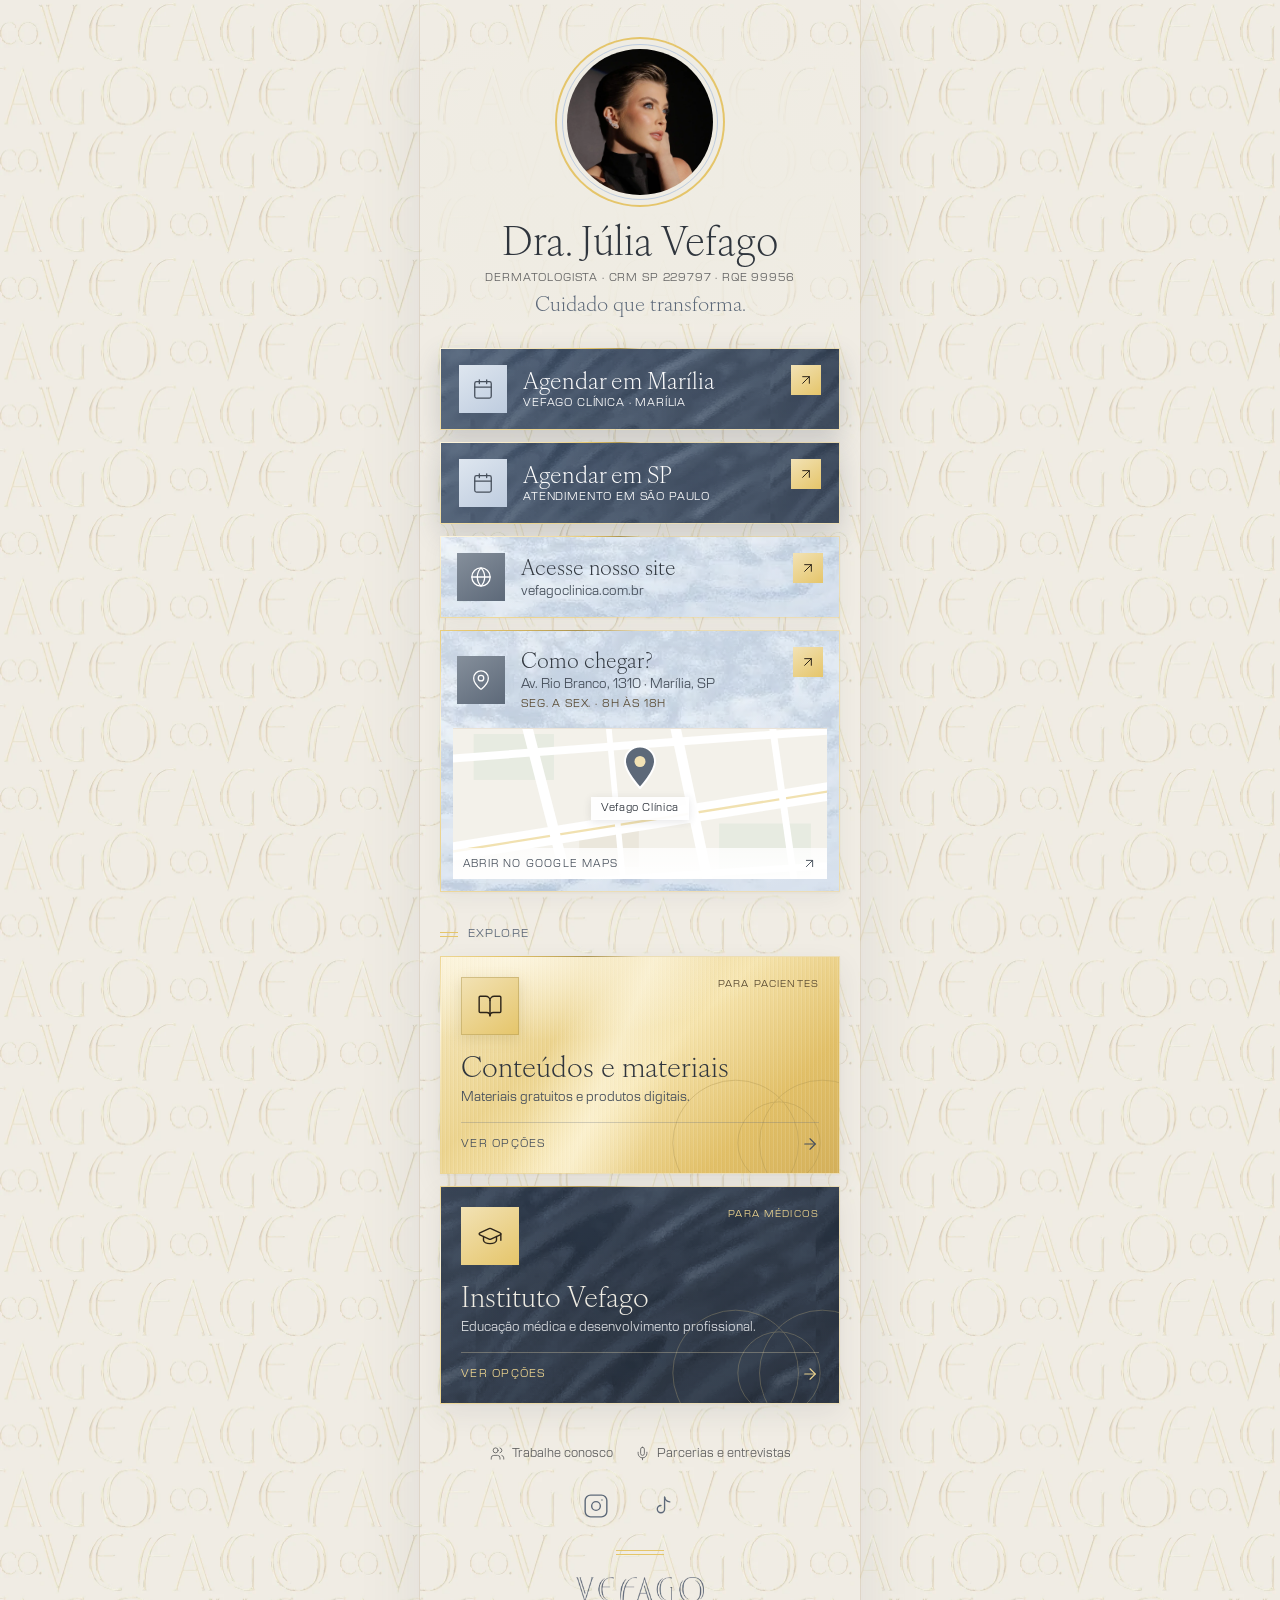
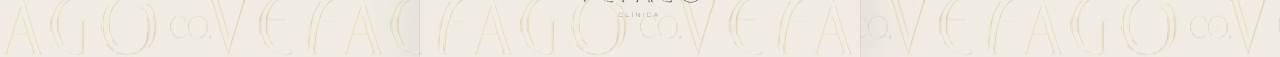
<file: index.html>
<!doctype html>
<html lang="pt-BR">
<head>
<meta charset="utf-8">
<meta name="viewport" content="width=device-width, initial-scale=1, viewport-fit=cover">
<title>Dra. Júlia Vefago · Dermatologista</title>
<meta name="description" content="Dra. Júlia Vefago, dermatologista em Marília e São Paulo. Agende sua consulta, acesse conteúdos e conheça o Instituto Vefago.">
<meta name="theme-color" content="#efece3">
<meta property="og:title" content="Dra. Júlia Vefago · Dermatologista">
<meta property="og:description" content="Dra. Júlia Vefago, dermatologista em Marília e São Paulo. Agende sua consulta, acesse conteúdos e conheça o Instituto Vefago.">
<meta property="og:image" content="/assets/dra-julia-vefago.webp">
<meta property="og:type" content="website">
<meta property="og:locale" content="pt_BR">
<link rel="icon" href="/assets/dra-julia-vefago.webp">
<link rel="preload" href="/assets/fonts/IvyOraText-Light.woff" as="font" type="font/woff" crossorigin>
<link rel="stylesheet" href="/assets/tokens.css">
<style>

@font-face{font-family:"IvyOra Text";src:url(/assets/fonts/IvyOraText-Light.woff) format("woff");font-weight:100 900;font-style:normal;font-display:swap}
@font-face{font-family:"New Science";src:url(/assets/fonts/NewScience-Thin.woff) format("woff");font-weight:100;font-style:normal;font-display:swap}
@font-face{font-family:"New Science";src:url(/assets/fonts/NewScience-Light.woff) format("woff");font-weight:300;font-style:normal;font-display:swap}
@font-face{font-family:"New Science";src:url(/assets/fonts/NewScience-Regular.woff) format("woff");font-weight:400;font-style:normal;font-display:swap}
@property --vf-a{syntax:"<angle>";inherits:false;initial-value:0deg}
@keyframes vf-spin{to{--vf-a:360deg}}
body{margin:0;background:#efece3;-webkit-font-smoothing:antialiased;font-synthesis:none}
a{color:#5d6979}a:hover{color:#464f5b}
.vf-wall{background-image:url(/assets/wallpaper.webp);background-repeat:repeat;background-size:340px auto;background-position:center top}
.vf-link{border:1.5px solid transparent;background:linear-gradient(160deg,#eff2f7 0%,#dee6ef 45%,#bdccdf 100%) padding-box,conic-gradient(from var(--vf-a),rgba(195,173,137,0) 0deg,rgba(195,173,137,0) 265deg,#ecd48f 295deg,#e5c56a 318deg,#ac9450 334deg,#5d6979 352deg,rgba(195,173,137,0) 360deg) border-box,linear-gradient(#d7c8b1,#d7c8b1) border-box;animation:vf-spin 6s linear infinite;transition:transform .2s ease,box-shadow .25s ease}
.vf-link:nth-of-type(3n){animation-delay:-2s}
.vf-link:nth-of-type(3n+1){animation-delay:-4s}
.vf-link:hover{transform:translateY(-1px);box-shadow:0 12px 28px rgba(70,79,91,.14)}
.vf-icon{display:flex;align-items:center;justify-content:center;width:44px;height:44px;color:#5d6979;transition:color .2s ease,transform .2s ease}
.vf-icon:hover{color:#5d6979;transform:translateY(-1px)}
.vf-hub{border:1.5px solid transparent;background:linear-gradient(165deg,#f9f1da 0%,#f2e2b5 50%,#ecd48f 100%) padding-box,conic-gradient(from var(--vf-a),rgba(195,173,137,0) 0deg,rgba(195,173,137,0) 265deg,#ecd48f 295deg,#e5c56a 318deg,#ac9450 334deg,#5d6979 352deg,rgba(195,173,137,0) 360deg) border-box,linear-gradient(#c3ad89,#c3ad89) border-box;animation:vf-spin 6s linear infinite;box-shadow:0 1px 2px rgba(47,53,61,.04),0 10px 26px rgba(47,53,61,.08);transition:transform .25s ease,box-shadow .25s ease}
.vf-hub-dark{background:linear-gradient(160deg,#464f5b 0%,#2f353d 100%) padding-box,conic-gradient(from var(--vf-a),rgba(242,226,181,0) 0deg,rgba(242,226,181,0) 200deg,#e5c56a 255deg,#f9f1da 282deg,#bdccdf 315deg,rgba(242,226,181,0) 355deg) border-box,linear-gradient(#2f353d,#2f353d) border-box;animation-delay:-3s}
.vf-hub:hover{transform:translateY(-2px);box-shadow:0 14px 32px rgba(47,53,61,.14)}
.vf-hub:active{transform:scale(.99)}
.vf-hub:focus-visible{outline:2px solid #5d6979;outline-offset:3px}
.vf-cta{border:1.5px solid transparent;background:linear-gradient(135deg,#5d6979 0%,#464f5b 100%) padding-box,conic-gradient(from var(--vf-a),rgba(229,197,106,.45) 0deg,rgba(229,197,106,.45) 180deg,#e5c56a 240deg,#f9f1da 268deg,#bdccdf 300deg,rgba(229,197,106,.45) 350deg) border-box;animation:vf-spin 6s linear infinite;box-shadow:0 10px 24px rgba(70,79,91,.22);transition:transform .2s ease,box-shadow .25s ease}
.vf-cta-2{animation-delay:-3s}
.vf-cta:hover{transform:translateY(-1px);box-shadow:0 14px 30px rgba(70,79,91,.28)}
.vf-link:active,.vf-cta:active{transform:scale(.99)}
.vf-link:focus-visible,.vf-cta:focus-visible,.vf-icon:focus-visible{outline:2px solid #5d6979;outline-offset:3px}
@media (prefers-reduced-motion:reduce){.vf-link,.vf-cta,.vf-hub{animation:none}}
/* borda dourada animada unificada + texturas */
.vf-link,.vf-hub,.vf-cta,.vf-back,.vf-back-dark,.vf-form{position:relative;isolation:isolate}
.vf-link{background:linear-gradient(160deg,#eff2f7 0%,#dee6ef 45%,#bdccdf 100%) padding-box,conic-gradient(from var(--vf-a),rgba(229,197,106,.38) 0deg,rgba(229,197,106,.38) 205deg,#ecd48f 250deg,#fbf3dc 282deg,#e5c56a 308deg,#ac9450 334deg,rgba(229,197,106,.38) 360deg) border-box}
.vf-hub{overflow:hidden;background:linear-gradient(135deg,#f7ebc6 0%,#ecd48f 32%,#f6e4ad 52%,#e2c068 78%,#d4b05a 100%) padding-box,conic-gradient(from var(--vf-a),rgba(229,197,106,.38) 0deg,rgba(229,197,106,.38) 205deg,#ecd48f 250deg,#fbf3dc 282deg,#e5c56a 308deg,#ac9450 334deg,rgba(229,197,106,.38) 360deg) border-box}
.vf-hub-dark{background:linear-gradient(160deg,#464f5b 0%,#2f353d 100%) padding-box,conic-gradient(from var(--vf-a),rgba(229,197,106,.38) 0deg,rgba(229,197,106,.38) 205deg,#ecd48f 250deg,#fbf3dc 282deg,#e5c56a 308deg,#ac9450 334deg,rgba(229,197,106,.38) 360deg) border-box}
.vf-cta{background:linear-gradient(135deg,#5d6979 0%,#464f5b 100%) padding-box,conic-gradient(from var(--vf-a),rgba(229,197,106,.38) 0deg,rgba(229,197,106,.38) 205deg,#ecd48f 250deg,#fbf3dc 282deg,#e5c56a 308deg,#ac9450 334deg,rgba(229,197,106,.38) 360deg) border-box}
.vf-back{background:linear-gradient(rgba(239,236,227,.92),rgba(239,236,227,.92)) padding-box,conic-gradient(from var(--vf-a),rgba(229,197,106,.38) 0deg,rgba(229,197,106,.38) 205deg,#ecd48f 250deg,#fbf3dc 282deg,#e5c56a 308deg,#ac9450 334deg,rgba(229,197,106,.38) 360deg) border-box}
.vf-back-dark{background:linear-gradient(#2f353d,#2f353d) padding-box,conic-gradient(from var(--vf-a),rgba(229,197,106,.38) 0deg,rgba(229,197,106,.38) 205deg,#ecd48f 250deg,#fbf3dc 282deg,#e5c56a 308deg,#ac9450 334deg,rgba(229,197,106,.38) 360deg) border-box}
.vf-form{background:linear-gradient(rgba(247,246,241,.95),rgba(247,246,241,.95)) padding-box,conic-gradient(from var(--vf-a),rgba(229,197,106,.38) 0deg,rgba(229,197,106,.38) 205deg,#ecd48f 250deg,#fbf3dc 282deg,#e5c56a 308deg,#ac9450 334deg,rgba(229,197,106,.38) 360deg) border-box}
.vf-link::before,.vf-hub::before,.vf-cta::before,.vf-form::before{content:"";position:absolute;inset:0;z-index:-1;pointer-events:none}
.vf-link::before{background:url(/assets/tex-water-light.webp) center/560px auto;opacity:.5}
.vf-cta::before{background:url(/assets/tex-ripple.webp) 30% 40%/300px auto;mix-blend-mode:soft-light;opacity:.62}
.vf-hub::before{background:radial-gradient(120% 70% at 18% 0%,rgba(255,251,238,.75) 0%,rgba(255,251,238,0) 55%),linear-gradient(112deg,rgba(255,255,255,0) 30%,rgba(255,250,232,.55) 44%,rgba(255,255,255,0) 58%),repeating-linear-gradient(90deg,rgba(255,255,255,.10) 0 1px,rgba(172,148,80,.06) 1px 2px,rgba(255,255,255,0) 2px 4px);opacity:1}
.vf-hub-dark::before{background:url(/assets/tex-ripple.webp) 60% 30%/340px auto;mix-blend-mode:soft-light;opacity:.6}
.vf-form::before{background:url(/assets/tex-lines.webp) center/300px auto;mix-blend-mode:multiply;opacity:.09}
.vf-hub::after{content:"";position:absolute;right:-70px;bottom:-46px;width:260px;height:152px;z-index:-1;pointer-events:none;background:url("data:image/svg+xml,%3Csvg xmlns='http://www.w3.org/2000/svg' viewBox='0 0 240 140'%3E%3Cg fill='none' stroke='%23ac9450' stroke-width='.8'%3E%3Ccircle cx='80' cy='70' r='58'/%3E%3Ccircle cx='160' cy='70' r='58'/%3E%3Ccircle cx='120' cy='70' r='38'/%3E%3C/g%3E%3C/svg%3E") center/contain no-repeat;opacity:.45}
.vf-hub-dark::after{background-image:url("data:image/svg+xml,%3Csvg xmlns='http://www.w3.org/2000/svg' viewBox='0 0 240 140'%3E%3Cg fill='none' stroke='%23ecd48f' stroke-width='.8'%3E%3Ccircle cx='80' cy='70' r='58'/%3E%3Ccircle cx='160' cy='70' r='58'/%3E%3Ccircle cx='120' cy='70' r='38'/%3E%3C/g%3E%3C/svg%3E");opacity:.28}

html{background:#efece3}
body{min-height:100vh;background-color:#efece3;background-image:url(/assets/wallpaper.webp);background-repeat:repeat;background-size:340px auto}
.vf-root{width:100%;max-width:440px;min-height:100vh;min-height:100dvh;margin:0 auto}
@media (min-width:480px){.vf-root{box-shadow:0 0 0 1px rgba(195,173,137,.25),0 24px 60px rgba(70,79,91,.10)}}
</style>
</head>
<body>
<div class="vf-wall vf-root" style=" box-sizing: border-box; background-color: var(--surface); color: var(--ink); font-family: var(--font-sans); display: flex; flex-direction: column; padding-bottom: 40px">

<header style="display: flex; flex-direction: column; align-items: center; text-align: center; padding-bottom: 8px; background: radial-gradient(ellipse 72% 60% at 50% 58%, rgba(239,236,227,.96) 0%, rgba(239,236,227,.85) 55%, rgba(239,236,227,0) 100%)">
<img src="/assets/dra-julia-vefago.webp" alt="Retrato da Dra. Júlia Vefago" style="width: 156px; height: 156px; margin-top: 44px; border-radius: 50%; object-fit: cover; padding: 4px; background: var(--surface); border: 1px solid var(--signature-blue); box-shadow: 0 0 0 5px var(--surface), 0 0 0 7px var(--gold-400); box-sizing: border-box">
<h1 style="margin: 18px 0 0; font-family: var(--font-display); font-size: 40px; line-height: 44px; font-weight: 400; letter-spacing: 0; color: var(--ink)">Dra. Júlia Vefago</h1>
<p style="margin: 8px 0 0; font-size: 10.5px; line-height: 16px; font-weight: 400; letter-spacing: 0.08em; text-transform: uppercase; color: var(--ink-muted)">Dermatologista · CRM SP 229797 · RQE 99956</p>
<p style="margin: 6px 0 0; font-family: var(--font-display); font-style: italic; font-weight: 400; font-size: 20px; line-height: 24px; color: var(--brand)">Cuidado que transforma.</p>
</header>

<main style="display: flex; flex-direction: column; gap: 12px; padding: 24px 20px 0">

<a class="vf-cta" href="https://link.holmescrm.com.br/consulta-marilia-vefago" style="display: flex; align-items: center; gap: 16px; padding: 16px 18px; min-height: 80px; box-sizing: border-box; border-radius: 0; color: var(--on-brand); text-decoration: none">
<span style="flex: none; width: 48px; height: 48px; display: flex; align-items: center; justify-content: center; border-radius: 0; background: linear-gradient(145deg, var(--blue-200) 0%, var(--signature-blue) 100%); color: var(--brand-strong)"><svg width="22" height="22" viewBox="0 0 24 24" fill="none" stroke="currentColor" stroke-width="1.4" stroke-linecap="round" stroke-linejoin="round" aria-hidden="true"><path d="M8 2v4"/><path d="M16 2v4"/><rect width="18" height="18" x="3" y="4" rx="2"/><path d="M3 10h18"/></svg></span>
<span style="flex: 1; min-width: 0; display: flex; flex-direction: column; gap: 3px"><span style="font-family: var(--font-display); font-size: 23px; line-height: 26px; font-weight: 500">Agendar em Marília</span><span style="font-size: 10.5px; line-height: 15px; font-weight: 400; letter-spacing: 0.08em; text-transform: uppercase">Vefago Clínica · Marília</span></span>
<span style="flex: none; align-self: flex-start; width: 30px; height: 30px; display: flex; align-items: center; justify-content: center; border-radius: 0; background: linear-gradient(145deg, var(--gold-200) 0%, var(--gold-400) 100%); color: var(--tan-700)"><svg width="16" height="16" viewBox="0 0 24 24" fill="none" stroke="currentColor" stroke-width="1.5" stroke-linecap="round" stroke-linejoin="round" aria-hidden="true"><path d="M7 7h10v10"/><path d="M7 17 17 7"/></svg></span>
</a>

<a class="vf-cta vf-cta-2" href="https://link.holmescrm.com.br/consulta-sp-vefago" style="display: flex; align-items: center; gap: 16px; padding: 16px 18px; min-height: 80px; box-sizing: border-box; border-radius: 0; color: var(--on-brand); text-decoration: none">
<span style="flex: none; width: 48px; height: 48px; display: flex; align-items: center; justify-content: center; border-radius: 0; background: linear-gradient(145deg, var(--blue-200) 0%, var(--signature-blue) 100%); color: var(--brand-strong)"><svg width="22" height="22" viewBox="0 0 24 24" fill="none" stroke="currentColor" stroke-width="1.4" stroke-linecap="round" stroke-linejoin="round" aria-hidden="true"><path d="M8 2v4"/><path d="M16 2v4"/><rect width="18" height="18" x="3" y="4" rx="2"/><path d="M3 10h18"/></svg></span>
<span style="flex: 1; min-width: 0; display: flex; flex-direction: column; gap: 3px"><span style="font-family: var(--font-display); font-size: 23px; line-height: 26px; font-weight: 500">Agendar em SP</span><span style="font-size: 10.5px; line-height: 15px; font-weight: 400; letter-spacing: 0.08em; text-transform: uppercase">Atendimento em São Paulo</span></span>
<span style="flex: none; align-self: flex-start; width: 30px; height: 30px; display: flex; align-items: center; justify-content: center; border-radius: 0; background: linear-gradient(145deg, var(--gold-200) 0%, var(--gold-400) 100%); color: var(--tan-700)"><svg width="16" height="16" viewBox="0 0 24 24" fill="none" stroke="currentColor" stroke-width="1.5" stroke-linecap="round" stroke-linejoin="round" aria-hidden="true"><path d="M7 7h10v10"/><path d="M7 17 17 7"/></svg></span>
</a>

<a class="vf-link" href="https://vefagoclinica.com.br/" target="_blank" rel="noopener noreferrer" style="display: flex; align-items: center; gap: 16px; padding: 16px; min-height: 80px; box-sizing: border-box; border-radius: 0; box-shadow: var(--shadow-card); color: var(--ink); text-decoration: none">
<span style="flex: none; width: 48px; height: 48px; display: flex; align-items: center; justify-content: center; border-radius: 0; background: linear-gradient(145deg, var(--slate-300) 0%, var(--slate-400) 100%); color: #ffffff"><svg width="22" height="22" viewBox="0 0 24 24" fill="none" stroke="currentColor" stroke-width="1.4" stroke-linecap="round" stroke-linejoin="round" aria-hidden="true"><circle cx="12" cy="12" r="10"/><path d="M12 2a14.5 14.5 0 0 0 0 20 14.5 14.5 0 0 0 0-20"/><path d="M2 12h20"/></svg></span>
<span style="flex: 1; min-width: 0; display: flex; flex-direction: column; gap: 2px"><span style="font-family: var(--font-display); font-size: 21px; line-height: 26px; font-weight: 500; color: var(--ink)">Acesse nosso site</span><span style="font-size: 12.5px; line-height: 18px; font-weight: 400; color: var(--brand-strong)">vefagoclinica.com.br</span></span>
<span style="flex: none; align-self: flex-start; width: 30px; height: 30px; display: flex; align-items: center; justify-content: center; border-radius: 0; background: linear-gradient(145deg, var(--gold-200) 0%, var(--gold-400) 100%); color: var(--tan-700)"><svg width="16" height="16" viewBox="0 0 24 24" fill="none" stroke="currentColor" stroke-width="1.5" stroke-linecap="round" stroke-linejoin="round" aria-hidden="true"><path d="M7 7h10v10"/><path d="M7 17 17 7"/></svg></span>
</a>

<a class="vf-link" href="https://www.google.com/maps/place/Vefago+Cl%C3%ADnica+%7C+Dra.+J%C3%BAlia+Vefago+%7C+Dermatologista+em+Mar%C3%ADlia/@-22.2242251,-49.9604265,17z/data=!4m15!1m8!3m7!1s0x94bfd714c52968d9:0xed15cfed36168fc4!2sAv.+Rio+Branco,+1310+-+Sen.+Salgado+Filho,+Mar%C3%ADlia+-+SP,+17502-000!3b1!8m2!3d-22.2242251!4d-49.9604265!16s%2Fg%2F11cnddhlsq!3m5!1s0x94bfd7e342628463:0xa2599eb7d88913f0!8m2!3d-22.2242299!4d-49.9604234!16s%2Fg%2F11sqcr7z2d?entry=ttu&amp;g_ep=EgoyMDI2MTAyMC4wIKXMDSoASAFQAw%3D%3D" target="_blank" rel="noopener noreferrer" style="display: flex; flex-direction: column; box-sizing: border-box; border-radius: 0; box-shadow: var(--shadow-card); color: var(--ink); text-decoration: none">
<span style="display: flex; align-items: center; gap: 16px; padding: 16px; min-height: 80px; box-sizing: border-box">
<span style="flex: none; width: 48px; height: 48px; display: flex; align-items: center; justify-content: center; border-radius: 0; background: linear-gradient(145deg, var(--slate-300) 0%, var(--slate-400) 100%); color: #ffffff"><svg width="22" height="22" viewBox="0 0 24 24" fill="none" stroke="currentColor" stroke-width="1.4" stroke-linecap="round" stroke-linejoin="round" aria-hidden="true"><path d="M20 10c0 4.993-5.539 10.193-7.399 11.799a1 1 0 0 1-1.202 0C9.539 20.193 4 14.993 4 10a8 8 0 0 1 16 0"/><circle cx="12" cy="10" r="3"/></svg></span>
<span style="flex: 1; min-width: 0; display: flex; flex-direction: column; gap: 2px"><span style="font-family: var(--font-display); font-size: 21px; line-height: 26px; font-weight: 500; color: var(--ink)">Como chegar?</span><span style="font-size: 12.5px; line-height: 18px; font-weight: 400; color: var(--brand-strong)">Av. Rio Branco, 1310 · Marília, SP</span><span style="margin-top: 2px; font-size: 10.5px; line-height: 15px; font-weight: 400; letter-spacing: 0.08em; text-transform: uppercase; color: var(--tan-600)">Seg. a sex. · 8h às 18h</span></span>
<span style="flex: none; align-self: flex-start; width: 30px; height: 30px; display: flex; align-items: center; justify-content: center; border-radius: 0; background: linear-gradient(145deg, var(--gold-200) 0%, var(--gold-400) 100%); color: var(--tan-700)"><svg width="16" height="16" viewBox="0 0 24 24" fill="none" stroke="currentColor" stroke-width="1.5" stroke-linecap="round" stroke-linejoin="round" aria-hidden="true"><path d="M7 7h10v10"/><path d="M7 17 17 7"/></svg></span>
</span>
<span style="position: relative; display: block; height: 150px; margin: 0 12px; overflow: hidden; border-top: 1px solid var(--tan-100); background: #f3f1ea">
<svg width="100%" height="150" viewBox="0 0 326 150" preserveAspectRatio="xMidYMid slice" aria-hidden="true" style="display: block">
<rect width="326" height="150" fill="#f3f1ea"/>
<rect x="18" y="14" width="70" height="40" fill="#e7ebe1"/>
<rect x="232" y="92" width="80" height="46" fill="#e7ebe1"/>
<rect x="110" y="96" width="52" height="34" fill="#ebe7dc"/>
<path d="M-10 118 L340 62" stroke="#ffffff" stroke-width="16"/>
<path d="M-10 118 L340 62" stroke="#ecd48f" stroke-width="2" stroke-opacity=".7"/>
<path d="M60 -10 L104 160" stroke="#ffffff" stroke-width="9"/>
<path d="M190 -10 L226 160" stroke="#ffffff" stroke-width="9"/>
<path d="M-10 36 L340 10" stroke="#ffffff" stroke-width="7"/>
<path d="M-10 150 L340 128" stroke="#ffffff" stroke-width="6"/>
<path d="M276 -10 L300 160" stroke="#ffffff" stroke-width="6"/>
<path d="M134 -10 L150 160" stroke="#ffffff" stroke-width="5"/>
</svg>
<span style="position: absolute; left: 50%; top: 40%; transform: translate(-50%, -100%); display: flex; flex-direction: column; align-items: center">
<svg width="34" height="44" viewBox="0 0 34 44" aria-hidden="true"><path d="M17 43C17 43 2 27 2 16.5A15 15 0 0 1 32 16.5C32 27 17 43 17 43Z" fill="#5d6979" stroke="#ffffff" stroke-width="2"/><circle cx="17" cy="16.5" r="5.5" fill="#f2e2b5"/></svg>
</span>
<span style="position: absolute; left: 50%; top: calc(40% + 8px); transform: translateX(-50%); padding: 4px 10px; background: rgba(255,255,255,.95); box-shadow: 0 2px 8px rgba(47,53,61,.12); font-size: 10.5px; line-height: 15px; font-weight: 400; letter-spacing: 0.06em; white-space: nowrap; color: var(--ink)">Vefago Clínica</span>
<span style="position: absolute; left: 0; right: 0; bottom: 0; display: flex; align-items: center; justify-content: space-between; padding: 8px 10px; background: linear-gradient(0deg, rgba(255,255,255,.96), rgba(255,255,255,.8)); font-size: 10px; line-height: 14px; font-weight: 400; letter-spacing: 0.12em; text-transform: uppercase; color: var(--brand-strong)">Abrir no Google Maps<svg width="15" height="15" viewBox="0 0 24 24" fill="none" stroke="currentColor" stroke-width="1.5" stroke-linecap="round" stroke-linejoin="round" aria-hidden="true"><path d="M7 7h10v10"/><path d="M7 17 17 7"/></svg></span>
</span>
<span style="display: block; height: 12px"></span>
</a>

<p style="margin: 22px 0 2px; display: flex; align-items: center; gap: 10px; font-size: 11px; line-height: 16px; font-weight: 400; letter-spacing: 0.1em; text-transform: uppercase; color: var(--brand)"><span style="width: 18px; height: 3px; border-top: 1px solid var(--gold-400); border-bottom: 1px solid var(--gold-400)"></span>Explore</p>

<a class="vf-hub" href="/conteudos" style="display: flex; flex-direction: column; gap: 16px; min-height: 196px; padding: 20px; box-sizing: border-box; border-radius: 0; color: var(--ink); text-decoration: none">
<span style="display: flex; align-items: flex-start; justify-content: space-between; gap: 12px">
<span style="flex: none; width: 58px; height: 58px; display: flex; align-items: center; justify-content: center; border-radius: 0; background: linear-gradient(145deg, var(--gold-200) 0%, var(--gold-400) 100%); box-shadow: inset 0 0 0 1px rgba(172,148,80,.45), 0 4px 12px rgba(172,148,80,.25); color: var(--tan-700)"><svg width="26" height="26" viewBox="0 0 24 24" fill="none" stroke="currentColor" stroke-width="1.3" stroke-linecap="round" stroke-linejoin="round" aria-hidden="true"><path d="M12 7v14"/><path d="M3 18a1 1 0 0 1-1-1V4a1 1 0 0 1 1-1h5a4 4 0 0 1 4 4 4 4 0 0 1 4-4h5a1 1 0 0 1 1 1v13a1 1 0 0 1-1 1h-6a3 3 0 0 0-3 3 3 3 0 0 0-3-3z"/></svg></span>
<span style="font-size: 9.5px; line-height: 14px; font-weight: 400; letter-spacing: 0.12em; text-transform: uppercase; color: var(--tan-600)">Para pacientes</span>
</span>
<span style="flex: 1; display: flex; flex-direction: column; gap: 6px"><span style="font-family: var(--font-display); font-size: 28px; line-height: 31px; font-weight: 500; color: var(--ink)">Conteúdos e materiais</span><span style="font-size: 12.5px; line-height: 18px; font-weight: 400; color: var(--brand-strong)">Materiais gratuitos e produtos digitais.</span></span>
<span style="display: flex; align-items: center; justify-content: space-between; padding-top: 12px; border-top: 1px solid rgba(93,105,121,.28); font-size: 10.5px; line-height: 14px; font-weight: 400; letter-spacing: 0.12em; text-transform: uppercase; color: var(--brand-strong)">Ver opções<svg width="18" height="18" viewBox="0 0 24 24" fill="none" stroke="currentColor" stroke-width="1.5" stroke-linecap="round" stroke-linejoin="round" aria-hidden="true"><path d="M5 12h14"/><path d="m12 5 7 7-7 7"/></svg></span>
</a>

<a class="vf-hub vf-hub-dark" href="/instituto" style="display: flex; flex-direction: column; gap: 16px; min-height: 196px; padding: 20px; box-sizing: border-box; border-radius: 0; color: var(--surface); text-decoration: none">
<span style="display: flex; align-items: flex-start; justify-content: space-between; gap: 12px">
<span style="flex: none; width: 58px; height: 58px; display: flex; align-items: center; justify-content: center; border-radius: 0; background: linear-gradient(145deg, var(--gold-200) 0%, var(--gold-400) 100%); color: var(--tan-700)"><svg width="26" height="26" viewBox="0 0 24 24" fill="none" stroke="currentColor" stroke-width="1.3" stroke-linecap="round" stroke-linejoin="round" aria-hidden="true"><path d="M21.42 10.922a1 1 0 0 0-.019-1.838L12.83 5.18a2 2 0 0 0-1.66 0L2.6 9.08a1 1 0 0 0 0 1.832l8.57 3.908a2 2 0 0 0 1.66 0z"/><path d="M22 10v6"/><path d="M6 12.5V16a6 3 0 0 0 12 0v-3.5"/></svg></span>
<span style="font-size: 9.5px; line-height: 14px; font-weight: 400; letter-spacing: 0.12em; text-transform: uppercase; color: var(--gold-300)">Para médicos</span>
</span>
<span style="flex: 1; display: flex; flex-direction: column; gap: 6px"><span style="font-family: var(--font-display); font-size: 28px; line-height: 31px; font-weight: 500; color: var(--surface)">Instituto Vefago</span><span style="font-size: 12.5px; line-height: 18px; font-weight: 400; color: var(--slate-100)">Educação médica e desenvolvimento profissional.</span></span>
<span style="display: flex; align-items: center; justify-content: space-between; padding-top: 12px; border-top: 1px solid rgba(242,226,181,.3); font-size: 10.5px; line-height: 14px; font-weight: 400; letter-spacing: 0.12em; text-transform: uppercase; color: var(--gold-300)">Ver opções<svg width="18" height="18" viewBox="0 0 24 24" fill="none" stroke="currentColor" stroke-width="1.5" stroke-linecap="round" stroke-linejoin="round" aria-hidden="true"><path d="M5 12h14"/><path d="m12 5 7 7-7 7"/></svg></span>
</a>

</main>

<footer style="display: flex; flex-direction: column; align-items: center; gap: 22px; padding: 40px 20px 0">
<div style="display: flex; flex-wrap: wrap; justify-content: center; gap: 6px 22px">
<span style="display: flex; align-items: center; gap: 7px; font-size: 12px; line-height: 18px; font-weight: 400; color: var(--ink-muted)"><svg width="15" height="15" viewBox="0 0 24 24" fill="none" stroke="currentColor" stroke-width="1.4" stroke-linecap="round" stroke-linejoin="round" aria-hidden="true"><path d="M16 21v-2a4 4 0 0 0-4-4H6a4 4 0 0 0-4 4v2"/><circle cx="9" cy="7" r="4"/><path d="M22 21v-2a4 4 0 0 0-3-3.87"/><path d="M16 3.13a4 4 0 0 1 0 7.75"/></svg>Trabalhe conosco</span>
<span style="display: flex; align-items: center; gap: 7px; font-size: 12px; line-height: 18px; font-weight: 400; color: var(--ink-muted)"><svg width="15" height="15" viewBox="0 0 24 24" fill="none" stroke="currentColor" stroke-width="1.4" stroke-linecap="round" stroke-linejoin="round" aria-hidden="true"><path d="M12 2a3 3 0 0 0-3 3v7a3 3 0 0 0 6 0V5a3 3 0 0 0-3-3Z"/><path d="M19 10v2a7 7 0 0 1-14 0v-2"/><path d="M12 19v3"/></svg>Parcerias e entrevistas</span>
</div>

<nav aria-label="Redes sociais" style="display: flex; gap: 22px; justify-content: center">
<a class="vf-icon" href="https://www.instagram.com/drajuliavefago/" target="_blank" rel="noopener noreferrer" aria-label="Instagram da Dra. Júlia Vefago"><svg width="26" height="26" viewBox="0 0 24 24" fill="none" stroke="currentColor" stroke-width="1.3" stroke-linecap="round" stroke-linejoin="round" aria-hidden="true"><rect width="20" height="20" x="2" y="2" rx="5"/><circle cx="12" cy="12" r="4"/><path d="M17.5 6.5h.01"/></svg></a>
<a class="vf-icon" href="https://www.tiktok.com/@drajuliavefago" target="_blank" rel="noopener noreferrer" aria-label="TikTok da Dra. Júlia Vefago"><svg width="25" height="25" viewBox="0 0 24 24" fill="none" stroke="currentColor" stroke-width="1.3" stroke-linecap="round" stroke-linejoin="round" aria-hidden="true"><path d="M14 3v11.5a3.5 3.5 0 1 1-3.5-3.5"/><path d="M14 3c.5 2.6 2.4 4.4 5 4.6"/></svg></a>
<span style="display: flex; gap: 22px">
</span>

</nav>
<span aria-hidden="true" style="width: 48px; height: 3px; border-top: 1px solid var(--gold-400); border-bottom: 1px solid var(--gold-400)"></span>
<img src="/assets/logo-vefago.png" alt="Vefago Clínica" style="width: 128px; height: auto">
</footer>

</div>
</body>
</html>
</file>
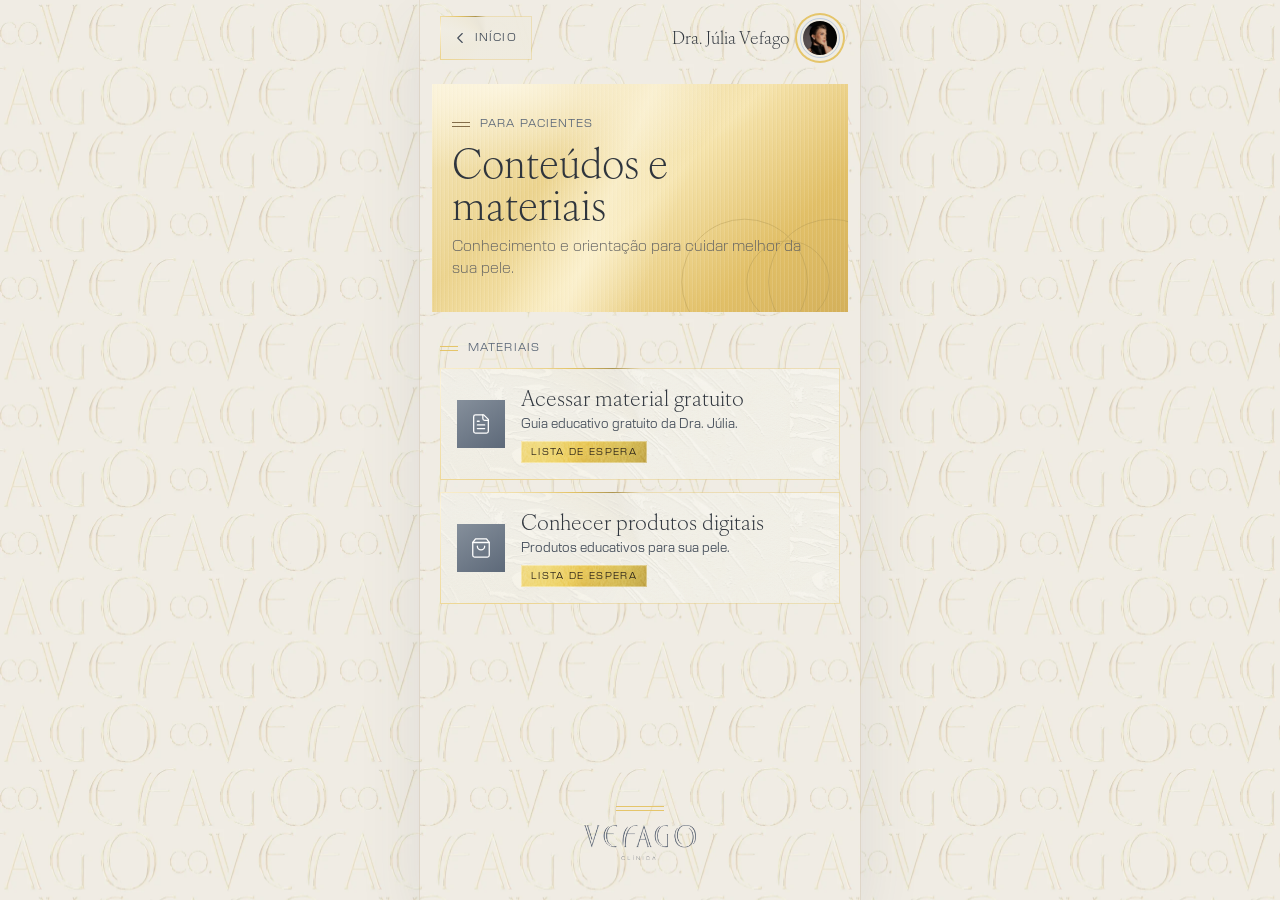
<file: conteudos.html>
<!doctype html>
<html lang="pt-BR">
<head>
<meta charset="utf-8">
<meta name="viewport" content="width=device-width, initial-scale=1, viewport-fit=cover">
<title>Conteúdos e materiais · Dra. Júlia Vefago</title>
<meta name="description" content="Materiais educativos e produtos digitais da Dra. Júlia Vefago.">
<meta name="theme-color" content="#efece3">
<meta property="og:title" content="Conteúdos e materiais · Dra. Júlia Vefago">
<meta property="og:description" content="Materiais educativos e produtos digitais da Dra. Júlia Vefago.">
<meta property="og:image" content="/assets/dra-julia-vefago.webp">
<meta property="og:type" content="website">
<meta property="og:locale" content="pt_BR">
<link rel="icon" href="/assets/dra-julia-vefago.webp">
<link rel="preload" href="/assets/fonts/IvyOraText-Light.woff" as="font" type="font/woff" crossorigin>
<link rel="stylesheet" href="/assets/tokens.css">
<style>

@font-face{font-family:"IvyOra Text";src:url(/assets/fonts/IvyOraText-Light.woff) format("woff");font-weight:100 900;font-style:normal;font-display:swap}
@font-face{font-family:"New Science";src:url(/assets/fonts/NewScience-Thin.woff) format("woff");font-weight:100;font-style:normal;font-display:swap}
@font-face{font-family:"New Science";src:url(/assets/fonts/NewScience-Light.woff) format("woff");font-weight:300;font-style:normal;font-display:swap}
@font-face{font-family:"New Science";src:url(/assets/fonts/NewScience-Regular.woff) format("woff");font-weight:400;font-style:normal;font-display:swap}
@property --vf-a{syntax:"<angle>";inherits:false;initial-value:0deg}
@keyframes vf-spin{to{--vf-a:360deg}}
body{margin:0;background:#efece3;-webkit-font-smoothing:antialiased;font-synthesis:none}
a{color:#5d6979}a:hover{color:#464f5b}
.vf-wall{background-image:url(/assets/wallpaper.webp);background-repeat:repeat;background-size:340px auto;background-position:center top}
.vf-link{border:1.5px solid transparent;background:linear-gradient(160deg,#eff2f7 0%,#dee6ef 45%,#bdccdf 100%) padding-box,conic-gradient(from var(--vf-a),rgba(195,173,137,0) 0deg,rgba(195,173,137,0) 265deg,#ecd48f 295deg,#e5c56a 318deg,#ac9450 334deg,#5d6979 352deg,rgba(195,173,137,0) 360deg) border-box,linear-gradient(#d7c8b1,#d7c8b1) border-box;animation:vf-spin 6s linear infinite;transition:transform .2s ease,box-shadow .25s ease}
.vf-back{border:1.5px solid transparent;background:linear-gradient(rgba(239,236,227,.92),rgba(239,236,227,.92)) padding-box,conic-gradient(from var(--vf-a),rgba(195,173,137,0) 0deg,rgba(195,173,137,0) 230deg,#ecd48f 280deg,#e5c56a 312deg,#ac9450 332deg,#5d6979 352deg,rgba(195,173,137,0) 360deg) border-box;animation:vf-spin 6s linear infinite;animation-delay:-3s;transition:transform .2s ease}
.vf-link:hover,.vf-back:hover{transform:translateY(-1px)}
.vf-link:hover{box-shadow:0 12px 28px rgba(70,79,91,.14)}
.vf-link:active{transform:scale(.99)}
.vf-link:focus-visible,.vf-back:focus-visible{outline:2px solid #5d6979;outline-offset:3px}
.vf-form{border:1.5px solid transparent;background:linear-gradient(rgba(247,246,241,.95),rgba(247,246,241,.95)) padding-box,conic-gradient(from var(--vf-a),rgba(229,197,106,.25) 0deg,rgba(229,197,106,.25) 220deg,#ecd48f 265deg,#e5c56a 300deg,#ac9450 325deg,#f9f1da 345deg,rgba(229,197,106,.25) 360deg) border-box;animation:vf-spin 6s linear infinite;transition:transform .2s ease,box-shadow .25s ease}
.vf-form + .vf-form{animation-delay:-3s}
.vf-form:hover{transform:translateY(-1px);box-shadow:0 12px 28px rgba(70,79,91,.12)}
.vf-form:focus-visible{outline:2px solid #5d6979;outline-offset:3px}
@media (prefers-reduced-motion:reduce){.vf-link,.vf-back,.vf-form{animation:none}}
/* borda dourada animada unificada + texturas */
.vf-link,.vf-hub,.vf-cta,.vf-back,.vf-back-dark,.vf-form{position:relative;isolation:isolate}
.vf-link{background:linear-gradient(160deg,#eff2f7 0%,#dee6ef 45%,#bdccdf 100%) padding-box,conic-gradient(from var(--vf-a),rgba(229,197,106,.38) 0deg,rgba(229,197,106,.38) 205deg,#ecd48f 250deg,#fbf3dc 282deg,#e5c56a 308deg,#ac9450 334deg,rgba(229,197,106,.38) 360deg) border-box}
.vf-hub{overflow:hidden;background:linear-gradient(135deg,#f7ebc6 0%,#ecd48f 32%,#f6e4ad 52%,#e2c068 78%,#d4b05a 100%) padding-box,conic-gradient(from var(--vf-a),rgba(229,197,106,.38) 0deg,rgba(229,197,106,.38) 205deg,#ecd48f 250deg,#fbf3dc 282deg,#e5c56a 308deg,#ac9450 334deg,rgba(229,197,106,.38) 360deg) border-box}
.vf-hub-dark{background:linear-gradient(160deg,#464f5b 0%,#2f353d 100%) padding-box,conic-gradient(from var(--vf-a),rgba(229,197,106,.38) 0deg,rgba(229,197,106,.38) 205deg,#ecd48f 250deg,#fbf3dc 282deg,#e5c56a 308deg,#ac9450 334deg,rgba(229,197,106,.38) 360deg) border-box}
.vf-cta{background:linear-gradient(135deg,#5d6979 0%,#464f5b 100%) padding-box,conic-gradient(from var(--vf-a),rgba(229,197,106,.38) 0deg,rgba(229,197,106,.38) 205deg,#ecd48f 250deg,#fbf3dc 282deg,#e5c56a 308deg,#ac9450 334deg,rgba(229,197,106,.38) 360deg) border-box}
.vf-back{background:linear-gradient(rgba(239,236,227,.92),rgba(239,236,227,.92)) padding-box,conic-gradient(from var(--vf-a),rgba(229,197,106,.38) 0deg,rgba(229,197,106,.38) 205deg,#ecd48f 250deg,#fbf3dc 282deg,#e5c56a 308deg,#ac9450 334deg,rgba(229,197,106,.38) 360deg) border-box}
.vf-back-dark{background:linear-gradient(#2f353d,#2f353d) padding-box,conic-gradient(from var(--vf-a),rgba(229,197,106,.38) 0deg,rgba(229,197,106,.38) 205deg,#ecd48f 250deg,#fbf3dc 282deg,#e5c56a 308deg,#ac9450 334deg,rgba(229,197,106,.38) 360deg) border-box}
.vf-form{background:linear-gradient(rgba(247,246,241,.95),rgba(247,246,241,.95)) padding-box,conic-gradient(from var(--vf-a),rgba(229,197,106,.38) 0deg,rgba(229,197,106,.38) 205deg,#ecd48f 250deg,#fbf3dc 282deg,#e5c56a 308deg,#ac9450 334deg,rgba(229,197,106,.38) 360deg) border-box}
.vf-link::before,.vf-hub::before,.vf-cta::before,.vf-form::before{content:"";position:absolute;inset:0;z-index:-1;pointer-events:none}
.vf-link::before{background:url(/assets/tex-water-light.webp) center/560px auto;opacity:.5}
.vf-cta::before{background:url(/assets/tex-ripple.webp) 30% 40%/300px auto;mix-blend-mode:soft-light;opacity:.62}
.vf-hub::before{background:radial-gradient(120% 70% at 18% 0%,rgba(255,251,238,.75) 0%,rgba(255,251,238,0) 55%),linear-gradient(112deg,rgba(255,255,255,0) 30%,rgba(255,250,232,.55) 44%,rgba(255,255,255,0) 58%),repeating-linear-gradient(90deg,rgba(255,255,255,.10) 0 1px,rgba(172,148,80,.06) 1px 2px,rgba(255,255,255,0) 2px 4px);opacity:1}
.vf-hub-dark::before{background:url(/assets/tex-ripple.webp) 60% 30%/340px auto;mix-blend-mode:soft-light;opacity:.6}
.vf-form::before{background:url(/assets/tex-lines.webp) center/300px auto;mix-blend-mode:multiply;opacity:.09}
.vf-hub::after{content:"";position:absolute;right:-70px;bottom:-46px;width:260px;height:152px;z-index:-1;pointer-events:none;background:url("data:image/svg+xml,%3Csvg xmlns='http://www.w3.org/2000/svg' viewBox='0 0 240 140'%3E%3Cg fill='none' stroke='%23ac9450' stroke-width='.8'%3E%3Ccircle cx='80' cy='70' r='58'/%3E%3Ccircle cx='160' cy='70' r='58'/%3E%3Ccircle cx='120' cy='70' r='38'/%3E%3C/g%3E%3C/svg%3E") center/contain no-repeat;opacity:.45}
.vf-hub-dark::after{background-image:url("data:image/svg+xml,%3Csvg xmlns='http://www.w3.org/2000/svg' viewBox='0 0 240 140'%3E%3Cg fill='none' stroke='%23ecd48f' stroke-width='.8'%3E%3Ccircle cx='80' cy='70' r='58'/%3E%3Ccircle cx='160' cy='70' r='58'/%3E%3Ccircle cx='120' cy='70' r='38'/%3E%3C/g%3E%3C/svg%3E");opacity:.28}
.vf-hero-gold{position:relative;isolation:isolate;overflow:hidden;background:linear-gradient(135deg,#f7ebc6 0%,#ecd48f 32%,#f6e4ad 52%,#e2c068 78%,#d4b05a 100%)}
.vf-hero-gold::before{content:"";position:absolute;inset:0;z-index:-1;pointer-events:none;background:radial-gradient(120% 70% at 18% 0%,rgba(255,251,238,.75) 0%,rgba(255,251,238,0) 55%),linear-gradient(112deg,rgba(255,255,255,0) 30%,rgba(255,250,232,.55) 44%,rgba(255,255,255,0) 58%),repeating-linear-gradient(90deg,rgba(255,255,255,.10) 0 1px,rgba(172,148,80,.06) 1px 2px,rgba(255,255,255,0) 2px 4px)}
.vf-hero-gold::after{content:"";position:absolute;right:-70px;bottom:-46px;width:260px;height:152px;z-index:-1;pointer-events:none;background:url("data:image/svg+xml,%3Csvg xmlns='http://www.w3.org/2000/svg' viewBox='0 0 240 140'%3E%3Cg fill='none' stroke='%23ac9450' stroke-width='.8'%3E%3Ccircle cx='80' cy='70' r='58'/%3E%3Ccircle cx='160' cy='70' r='58'/%3E%3Ccircle cx='120' cy='70' r='38'/%3E%3C/g%3E%3C/svg%3E") center/contain no-repeat;opacity:.45}

html{background:#efece3}
body{min-height:100vh;background-color:#efece3;background-image:url(/assets/wallpaper.webp);background-repeat:repeat;background-size:340px auto}
.vf-root{width:100%;max-width:440px;min-height:100vh;min-height:100dvh;margin:0 auto}
@media (min-width:480px){.vf-root{box-shadow:0 0 0 1px rgba(195,173,137,.25),0 24px 60px rgba(70,79,91,.10)}}
</style>
</head>
<body>
<div class="vf-wall vf-root" style=" box-sizing: border-box; background-color: var(--surface); color: var(--ink); font-family: var(--font-sans); display: flex; flex-direction: column; padding-bottom: 40px">

<header style="display: flex; align-items: center; justify-content: space-between; padding: 16px 20px 0">
<a class="vf-back" href="/" style="display: flex; align-items: center; gap: 6px; min-height: 44px; padding: 0 14px 0 10px; box-sizing: border-box; border-radius: 0; color: var(--brand-strong); text-decoration: none; font-size: 11px; line-height: 16px; font-weight: 400; letter-spacing: 0.1em; text-transform: uppercase"><svg width="18" height="18" viewBox="0 0 24 24" fill="none" stroke="currentColor" stroke-width="1.5" stroke-linecap="round" stroke-linejoin="round" aria-hidden="true"><path d="m15 18-6-6 6-6"/></svg>Início</a>
<div style="display: flex; align-items: center; gap: 10px">
<span style="font-family: var(--font-display); font-size: 17px; line-height: 20px; font-weight: 500; color: var(--ink)">Dra. Júlia Vefago</span>
<img src="/assets/dra-julia-vefago.webp" alt="" style="width: 40px; height: 40px; border-radius: 50%; object-fit: cover; padding: 2px; background: var(--surface); border: 1px solid var(--signature-blue); box-shadow: 0 0 0 3px var(--surface), 0 0 0 5px var(--gold-400); box-sizing: border-box">
</div>
</header>

<section class="vf-hero-gold" style="display: flex; flex-direction: column; gap: 10px; margin: 24px 12px 0; padding: 32px 20px 32px; border-radius: 0">
<p style="margin: 0; display: flex; align-items: center; gap: 10px; font-size: 11px; line-height: 16px; font-weight: 400; letter-spacing: 0.1em; text-transform: uppercase; color: var(--brand)"><span style="width: 18px; height: 3px; border-top: 1px solid var(--tan-500, #ac9450); border-bottom: 1px solid var(--tan-500, #ac9450)"></span>Para pacientes</p>
<h1 style="margin: 0; font-family: var(--font-display); font-size: 40px; line-height: 42px; font-weight: 400; letter-spacing: 0; color: var(--ink)">Conteúdos e materiais</h1>
<p style="margin: 0; font-size: 15px; line-height: 22px; font-weight: 300; color: var(--ink-muted)">Conhecimento e orientação para cuidar melhor da sua pele.</p>
</section>

<main style="display: flex; flex-direction: column; gap: 12px; padding: 20px 20px 0">

<div style="display: flex; flex-direction: column; gap: 12px">
<p style="margin: 8px 0 0; display: flex; align-items: center; gap: 10px; font-size: 11px; line-height: 16px; font-weight: 400; letter-spacing: 0.1em; text-transform: uppercase; color: var(--brand)"><span style="width: 18px; height: 3px; border-top: 1px solid var(--gold-400); border-bottom: 1px solid var(--gold-400)"></span>Materiais</p>
<a class="vf-form" href="https://docs.google.com/forms/d/e/1FAIpQLSfJurE34i7GXrMvcHGBkDvWevO4Frg9Rt8OJAYVegTVzg6_gQ/viewform" target="_blank" rel="noopener noreferrer" style="display: flex; align-items: center; gap: 16px; padding: 16px; min-height: 88px; box-sizing: border-box; border-radius: 0; color: var(--ink); text-decoration: none">
<span style="flex: none; width: 48px; height: 48px; display: flex; align-items: center; justify-content: center; border-radius: 0; background: linear-gradient(145deg, var(--slate-300) 0%, var(--slate-400) 100%); color: #ffffff"><svg width="22" height="22" viewBox="0 0 24 24" fill="none" stroke="currentColor" stroke-width="1.4" stroke-linecap="round" stroke-linejoin="round" aria-hidden="true"><path d="M15 2H6a2 2 0 0 0-2 2v16a2 2 0 0 0 2 2h12a2 2 0 0 0 2-2V7Z"/><path d="M14 2v4a2 2 0 0 0 2 2h4"/><path d="M10 9H8"/><path d="M16 13H8"/><path d="M16 17H8"/></svg></span>
<span style="flex: 1; min-width: 0; display: flex; flex-direction: column; gap: 4px"><span style="font-family: var(--font-display); font-size: 21px; line-height: 26px; font-weight: 500">Acessar material gratuito</span><span style="font-size: 12.5px; line-height: 18px; font-weight: 400; color: var(--brand-strong)">Guia educativo gratuito da Dra. Júlia.</span><span style="align-self: flex-start; margin-top: 4px; padding: 4px 10px; border-radius: 0; background: url(/assets/tex-gold.webp) center/160px auto, linear-gradient(135deg, var(--gold-300) 0%, var(--gold-400) 45%, var(--gold-500) 100%); background-blend-mode: soft-light, normal; box-shadow: inset 0 0 0 1px rgba(255,255,255,.35); font-size: 9.5px; line-height: 14px; font-weight: 400; letter-spacing: 0.14em; text-transform: uppercase; color: var(--tan-700)">Lista de espera</span></span>
</a>
<a class="vf-form" href="https://docs.google.com/forms/d/e/1FAIpQLScnQIp0qudEwHZ3X28LDNQwx2rnPgCQ1VS3OzBlpybaaiGBhg/viewform" target="_blank" rel="noopener noreferrer" style="display: flex; align-items: center; gap: 16px; padding: 16px; min-height: 88px; box-sizing: border-box; border-radius: 0; color: var(--ink); text-decoration: none">
<span style="flex: none; width: 48px; height: 48px; display: flex; align-items: center; justify-content: center; border-radius: 0; background: linear-gradient(145deg, var(--slate-300) 0%, var(--slate-400) 100%); color: #ffffff"><svg width="22" height="22" viewBox="0 0 24 24" fill="none" stroke="currentColor" stroke-width="1.4" stroke-linecap="round" stroke-linejoin="round" aria-hidden="true"><path d="M6 2 3 6v14a2 2 0 0 0 2 2h14a2 2 0 0 0 2-2V6l-3-4Z"/><path d="M3 6h18"/><path d="M16 10a4 4 0 0 1-8 0"/></svg></span>
<span style="flex: 1; min-width: 0; display: flex; flex-direction: column; gap: 4px"><span style="font-family: var(--font-display); font-size: 21px; line-height: 26px; font-weight: 500">Conhecer produtos digitais</span><span style="font-size: 12.5px; line-height: 18px; font-weight: 400; color: var(--brand-strong)">Produtos educativos para sua pele.</span><span style="align-self: flex-start; margin-top: 4px; padding: 4px 10px; border-radius: 0; background: url(/assets/tex-gold.webp) center/160px auto, linear-gradient(135deg, var(--gold-300) 0%, var(--gold-400) 45%, var(--gold-500) 100%); background-blend-mode: soft-light, normal; box-shadow: inset 0 0 0 1px rgba(255,255,255,.35); font-size: 9.5px; line-height: 14px; font-weight: 400; letter-spacing: 0.14em; text-transform: uppercase; color: var(--tan-700)">Lista de espera</span></span>
</a>
</div>


</main>

<footer style="display: flex; flex-direction: column; align-items: center; gap: 14px; margin-top: auto; padding: 40px 20px 0">
<span aria-hidden="true" style="width: 48px; height: 3px; border-top: 1px solid var(--gold-400); border-bottom: 1px solid var(--gold-400)"></span>
<img src="/assets/logo-vefago.png" alt="Vefago Clínica" style="width: 112px; height: auto">
</footer>

</div>
</body>
</html>
</file>
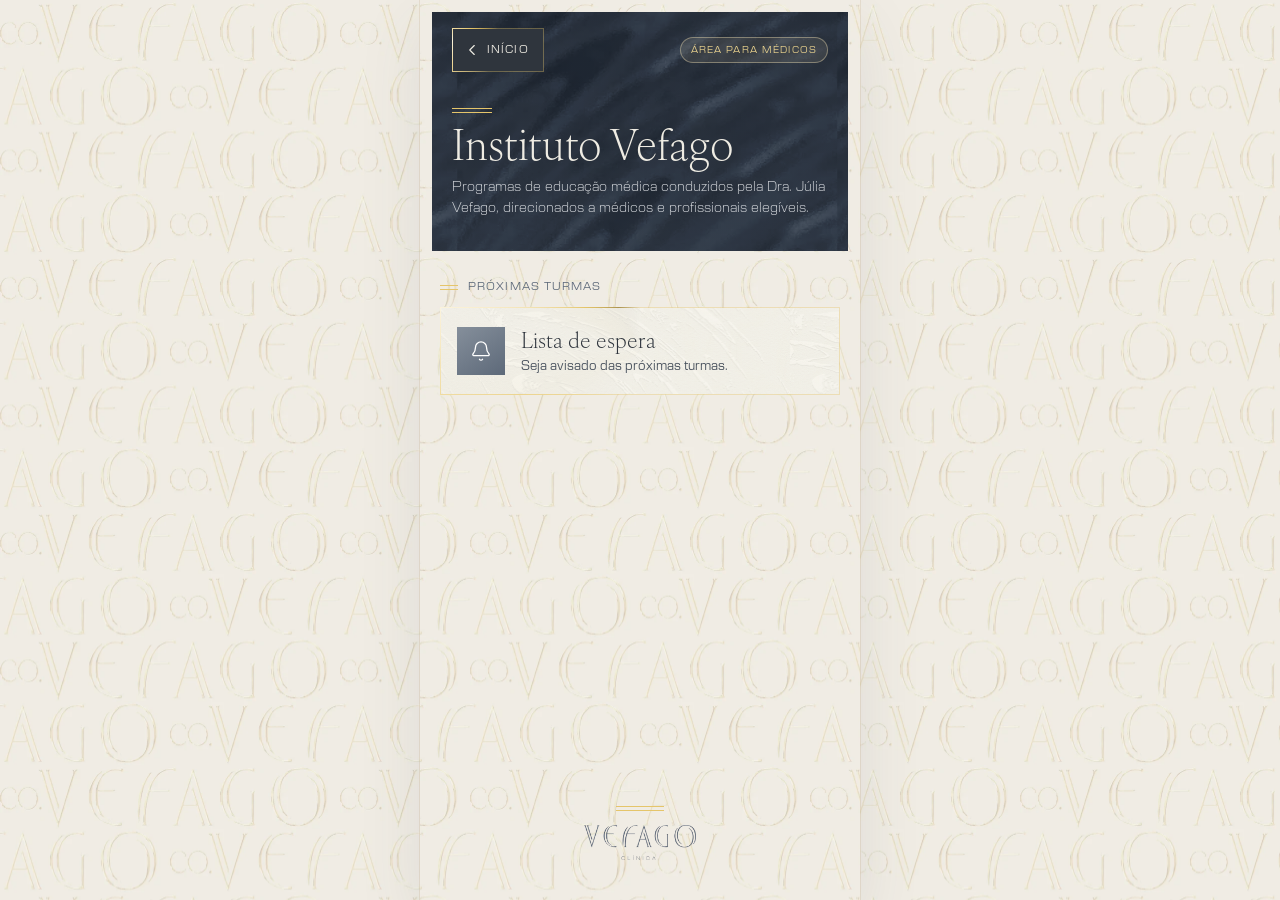
<file: instituto.html>
<!doctype html>
<html lang="pt-BR">
<head>
<meta charset="utf-8">
<meta name="viewport" content="width=device-width, initial-scale=1, viewport-fit=cover">
<title>Instituto Vefago · Educação médica</title>
<meta name="description" content="Programas de educação médica conduzidos pela Dra. Júlia Vefago.">
<meta name="theme-color" content="#efece3">
<meta property="og:title" content="Instituto Vefago · Educação médica">
<meta property="og:description" content="Programas de educação médica conduzidos pela Dra. Júlia Vefago.">
<meta property="og:image" content="/assets/dra-julia-vefago.webp">
<meta property="og:type" content="website">
<meta property="og:locale" content="pt_BR">
<link rel="icon" href="/assets/dra-julia-vefago.webp">
<link rel="preload" href="/assets/fonts/IvyOraText-Light.woff" as="font" type="font/woff" crossorigin>
<link rel="stylesheet" href="/assets/tokens.css">
<style>

@font-face{font-family:"IvyOra Text";src:url(/assets/fonts/IvyOraText-Light.woff) format("woff");font-weight:100 900;font-style:normal;font-display:swap}
@font-face{font-family:"New Science";src:url(/assets/fonts/NewScience-Thin.woff) format("woff");font-weight:100;font-style:normal;font-display:swap}
@font-face{font-family:"New Science";src:url(/assets/fonts/NewScience-Light.woff) format("woff");font-weight:300;font-style:normal;font-display:swap}
@font-face{font-family:"New Science";src:url(/assets/fonts/NewScience-Regular.woff) format("woff");font-weight:400;font-style:normal;font-display:swap}
@property --vf-a{syntax:"<angle>";inherits:false;initial-value:0deg}
@keyframes vf-spin{to{--vf-a:360deg}}
body{margin:0;background:#efece3;-webkit-font-smoothing:antialiased;font-synthesis:none}
a{color:#5d6979}a:hover{color:#464f5b}
.vf-wall{background-image:url(/assets/wallpaper.webp);background-repeat:repeat;background-size:340px auto;background-position:center top}
.vf-back-dark{border:1.5px solid transparent;background:linear-gradient(#2f353d,#2f353d) padding-box,conic-gradient(from var(--vf-a),rgba(242,226,181,0) 0deg,rgba(242,226,181,0) 200deg,#e5c56a 255deg,#f9f1da 282deg,#bdccdf 315deg,rgba(242,226,181,0) 355deg) border-box;animation:vf-spin 6s linear infinite;transition:transform .2s ease}
.vf-back-dark:hover{transform:translateY(-1px)}
.vf-back-dark:focus-visible{outline:2px solid #beccdf;outline-offset:3px}
.vf-form{border:1.5px solid transparent;background:linear-gradient(rgba(247,246,241,.95),rgba(247,246,241,.95)) padding-box,conic-gradient(from var(--vf-a),rgba(229,197,106,.25) 0deg,rgba(229,197,106,.25) 220deg,#ecd48f 265deg,#e5c56a 300deg,#ac9450 325deg,#f9f1da 345deg,rgba(229,197,106,.25) 360deg) border-box;animation:vf-spin 6s linear infinite;transition:transform .2s ease,box-shadow .25s ease}
.vf-form + .vf-form{animation-delay:-3s}
.vf-form:hover{transform:translateY(-1px);box-shadow:0 12px 28px rgba(70,79,91,.12)}
.vf-form:focus-visible{outline:2px solid #5d6979;outline-offset:3px}
@media (prefers-reduced-motion:reduce){.vf-back-dark,.vf-form{animation:none}}
/* borda dourada animada unificada + texturas */
.vf-link,.vf-hub,.vf-cta,.vf-back,.vf-back-dark,.vf-form{position:relative;isolation:isolate}
.vf-link{background:linear-gradient(160deg,#eff2f7 0%,#dee6ef 45%,#bdccdf 100%) padding-box,conic-gradient(from var(--vf-a),rgba(229,197,106,.38) 0deg,rgba(229,197,106,.38) 205deg,#ecd48f 250deg,#fbf3dc 282deg,#e5c56a 308deg,#ac9450 334deg,rgba(229,197,106,.38) 360deg) border-box}
.vf-hub{overflow:hidden;background:linear-gradient(135deg,#f7ebc6 0%,#ecd48f 32%,#f6e4ad 52%,#e2c068 78%,#d4b05a 100%) padding-box,conic-gradient(from var(--vf-a),rgba(229,197,106,.38) 0deg,rgba(229,197,106,.38) 205deg,#ecd48f 250deg,#fbf3dc 282deg,#e5c56a 308deg,#ac9450 334deg,rgba(229,197,106,.38) 360deg) border-box}
.vf-hub-dark{background:linear-gradient(160deg,#464f5b 0%,#2f353d 100%) padding-box,conic-gradient(from var(--vf-a),rgba(229,197,106,.38) 0deg,rgba(229,197,106,.38) 205deg,#ecd48f 250deg,#fbf3dc 282deg,#e5c56a 308deg,#ac9450 334deg,rgba(229,197,106,.38) 360deg) border-box}
.vf-cta{background:linear-gradient(135deg,#5d6979 0%,#464f5b 100%) padding-box,conic-gradient(from var(--vf-a),rgba(229,197,106,.38) 0deg,rgba(229,197,106,.38) 205deg,#ecd48f 250deg,#fbf3dc 282deg,#e5c56a 308deg,#ac9450 334deg,rgba(229,197,106,.38) 360deg) border-box}
.vf-back{background:linear-gradient(rgba(239,236,227,.92),rgba(239,236,227,.92)) padding-box,conic-gradient(from var(--vf-a),rgba(229,197,106,.38) 0deg,rgba(229,197,106,.38) 205deg,#ecd48f 250deg,#fbf3dc 282deg,#e5c56a 308deg,#ac9450 334deg,rgba(229,197,106,.38) 360deg) border-box}
.vf-back-dark{background:linear-gradient(#2f353d,#2f353d) padding-box,conic-gradient(from var(--vf-a),rgba(229,197,106,.38) 0deg,rgba(229,197,106,.38) 205deg,#ecd48f 250deg,#fbf3dc 282deg,#e5c56a 308deg,#ac9450 334deg,rgba(229,197,106,.38) 360deg) border-box}
.vf-form{background:linear-gradient(rgba(247,246,241,.95),rgba(247,246,241,.95)) padding-box,conic-gradient(from var(--vf-a),rgba(229,197,106,.38) 0deg,rgba(229,197,106,.38) 205deg,#ecd48f 250deg,#fbf3dc 282deg,#e5c56a 308deg,#ac9450 334deg,rgba(229,197,106,.38) 360deg) border-box}
.vf-link::before,.vf-hub::before,.vf-cta::before,.vf-form::before{content:"";position:absolute;inset:0;z-index:-1;pointer-events:none}
.vf-link::before{background:url(/assets/tex-water-light.webp) center/560px auto;opacity:.5}
.vf-cta::before{background:url(/assets/tex-ripple.webp) 30% 40%/300px auto;mix-blend-mode:soft-light;opacity:.62}
.vf-hub::before{background:radial-gradient(120% 70% at 18% 0%,rgba(255,251,238,.75) 0%,rgba(255,251,238,0) 55%),linear-gradient(112deg,rgba(255,255,255,0) 30%,rgba(255,250,232,.55) 44%,rgba(255,255,255,0) 58%),repeating-linear-gradient(90deg,rgba(255,255,255,.10) 0 1px,rgba(172,148,80,.06) 1px 2px,rgba(255,255,255,0) 2px 4px);opacity:1}
.vf-hub-dark::before{background:url(/assets/tex-ripple.webp) 60% 30%/340px auto;mix-blend-mode:soft-light;opacity:.6}
.vf-form::before{background:url(/assets/tex-lines.webp) center/300px auto;mix-blend-mode:multiply;opacity:.09}
.vf-hub::after{content:"";position:absolute;right:-70px;bottom:-46px;width:260px;height:152px;z-index:-1;pointer-events:none;background:url("data:image/svg+xml,%3Csvg xmlns='http://www.w3.org/2000/svg' viewBox='0 0 240 140'%3E%3Cg fill='none' stroke='%23ac9450' stroke-width='.8'%3E%3Ccircle cx='80' cy='70' r='58'/%3E%3Ccircle cx='160' cy='70' r='58'/%3E%3Ccircle cx='120' cy='70' r='38'/%3E%3C/g%3E%3C/svg%3E") center/contain no-repeat;opacity:.45}
.vf-hub-dark::after{background-image:url("data:image/svg+xml,%3Csvg xmlns='http://www.w3.org/2000/svg' viewBox='0 0 240 140'%3E%3Cg fill='none' stroke='%23ecd48f' stroke-width='.8'%3E%3Ccircle cx='80' cy='70' r='58'/%3E%3Ccircle cx='160' cy='70' r='58'/%3E%3Ccircle cx='120' cy='70' r='38'/%3E%3C/g%3E%3C/svg%3E");opacity:.28}

html{background:#efece3}
body{min-height:100vh;background-color:#efece3;background-image:url(/assets/wallpaper.webp);background-repeat:repeat;background-size:340px auto}
.vf-root{width:100%;max-width:440px;min-height:100vh;min-height:100dvh;margin:0 auto}
@media (min-width:480px){.vf-root{box-shadow:0 0 0 1px rgba(195,173,137,.25),0 24px 60px rgba(70,79,91,.10)}}
</style>
</head>
<body>
<div class="vf-wall vf-root" style=" box-sizing: border-box; background-color: var(--surface); color: var(--ink); font-family: var(--font-sans); display: flex; flex-direction: column; padding-bottom: 40px">

<header style="display: flex; flex-direction: column; gap: 36px; margin: 12px 12px 0; padding: 16px 20px 32px; border-radius: 0; background: linear-gradient(rgba(47,53,61,.45),rgba(47,53,61,.45)), url(/assets/tex-ripple.webp) 70% 30%/380px auto, var(--slate-600); background-blend-mode: normal, soft-light; color: var(--surface)">
<div style="display: flex; align-items: center; justify-content: space-between">
<a class="vf-back-dark" href="/" style="display: flex; align-items: center; gap: 6px; min-height: 44px; padding: 0 14px 0 10px; box-sizing: border-box; border-radius: 0; color: var(--surface); text-decoration: none; font-size: 11px; line-height: 16px; font-weight: 400; letter-spacing: 0.1em; text-transform: uppercase"><svg width="18" height="18" viewBox="0 0 24 24" fill="none" stroke="currentColor" stroke-width="1.5" stroke-linecap="round" stroke-linejoin="round" aria-hidden="true"><path d="m15 18-6-6 6-6"/></svg>Início</a>
<span style="padding: 5px 10px; border-radius: var(--radius-pill); background: rgba(242,226,181,.10); border: 1px solid rgba(242,226,181,.4); font-size: 9.5px; line-height: 14px; font-weight: 400; letter-spacing: 0.12em; text-transform: uppercase; color: var(--gold-300)">Área para médicos</span>
</div>
<div style="display: flex; flex-direction: column; gap: 10px">
<span style="width: 40px; height: 3px; border-top: 1px solid var(--gold-400); border-bottom: 1px solid var(--gold-400)"></span>
<h1 style="margin: 0; font-family: var(--font-display); font-size: 42px; line-height: 44px; font-weight: 400; letter-spacing: 0; color: var(--surface)">Instituto Vefago</h1>
<p style="margin: 0; font-size: 13.5px; line-height: 21px; font-weight: 300; color: var(--slate-100)">Programas de educação médica conduzidos pela Dra. Júlia Vefago, direcionados a médicos e profissionais elegíveis.</p>
</div>
</header>

<main style="display: flex; flex-direction: column; gap: 12px; padding: 28px 20px 0">

<p style="margin: 0; display: flex; align-items: center; gap: 10px; font-size: 11px; line-height: 16px; font-weight: 400; letter-spacing: 0.1em; text-transform: uppercase; color: var(--brand)"><span style="width: 18px; height: 3px; border-top: 1px solid var(--gold-400); border-bottom: 1px solid var(--gold-400)"></span>Próximas turmas</p>

<a class="vf-form" href="https://docs.google.com/forms/d/e/1FAIpQLSfUgggn2UySko6z2KY2sZuaqsf3VmaBn15yWXkNY7LWhtRstw/viewform" target="_blank" rel="noopener noreferrer" style="display: flex; align-items: center; gap: 16px; padding: 16px; min-height: 88px; box-sizing: border-box; border-radius: 0; color: var(--ink); text-decoration: none">
<span style="flex: none; width: 48px; height: 48px; display: flex; align-items: center; justify-content: center; border-radius: 0; background: linear-gradient(145deg, var(--slate-300) 0%, var(--slate-400) 100%); color: #ffffff"><svg width="22" height="22" viewBox="0 0 24 24" fill="none" stroke="currentColor" stroke-width="1.4" stroke-linecap="round" stroke-linejoin="round" aria-hidden="true"><path d="M10.268 21a2 2 0 0 0 3.464 0"/><path d="M3.262 15.326A1 1 0 0 0 4 17h16a1 1 0 0 0 .74-1.673C19.41 13.956 18 12.499 18 8A6 6 0 0 0 6 8c0 4.499-1.411 5.956-2.738 7.326"/></svg></span>
<span style="flex: 1; min-width: 0; display: flex; flex-direction: column; gap: 4px"><span style="font-family: var(--font-display); font-size: 21px; line-height: 26px; font-weight: 500">Lista de espera</span><span style="font-size: 12.5px; line-height: 18px; font-weight: 400; color: var(--brand-strong)">Seja avisado das próximas turmas.</span></span>
</a>

</main>

<footer style="display: flex; flex-direction: column; align-items: center; gap: 14px; margin-top: auto; padding: 40px 20px 0">
<span aria-hidden="true" style="width: 48px; height: 3px; border-top: 1px solid var(--gold-400); border-bottom: 1px solid var(--gold-400)"></span>
<img src="/assets/logo-vefago.png" alt="Vefago Clínica" style="width: 112px; height: auto">
</footer>

</div>
</body>
</html>
</file>
<file: assets/tokens.css>
/* Vefago Co. — generated from tokens.json */
:root, [data-theme="light"] {
  --surface: var(--cream-200);
  --surface-raised: #ffffff;
  --surface-blue: #eff2f7;
  --surface-cream: var(--cream-100);
  --icon-tile: var(--signature-blue);
  --line: var(--tan-100);
  --ink: #2f353d;
  --ink-muted: #626262;
  --brand: #5d6979;
  --brand-strong: #464f5b;
  --on-brand: #ffffff;
  --gold: #dedac8;
  --gold-wash: var(--gold-100);
  --gold-rule: var(--gold-300);
  --gold-ink: var(--tan-500);
  --photo-ring: var(--tan-200);
  --signature-blue: #beccdf;
  --focus-ring: #5d6979;
  --blue-100: #eff2f7;
  --blue-200: #dee6ef;
  --blue-300: #ced9e7;
  --blue-400: #bdccdf;
  --blue-500: #8e99a7;
  --blue-600: #5f6670;
  --blue-700: #2f3338;
  --slate-100: #d7dade;
  --slate-200: #aeb4bc;
  --slate-300: #858f9b;
  --slate-400: #5d6979;
  --slate-500: #464f5b;
  --slate-600: #2f353d;
  --slate-700: #171a1e;
  --cream-100: #f7f6f1;
  --cream-200: #efece3;
  --cream-300: #e6e3d4;
  --cream-400: #ded9c6;
  --cream-500: #a7a395;
  --cream-600: #6f6d63;
  --cream-700: #383632;
  --gray-100: #d8d8d8;
  --gray-200: #b1b1b1;
  --gray-300: #898989;
  --gray-400: #626262;
  --gray-500: #4a4a4a;
  --gray-600: #313131;
  --gray-700: #191919;
  --tan-100: #ebe3d8;
  --tan-200: #d7c8b1;
  --tan-300: #c3ad89;
  --tan-400: #af9162;
  --tan-500: #836d4a;
  --tan-600: #584931;
  --tan-700: #2c2419;
  --gold-100: #f9f1da;
  --gold-200: #f2e2b5;
  --gold-300: #ecd48f;
  --gold-400: #e5c56a;
  --gold-500: #ac9450;
  --gold-600: #736335;
  --gold-700: #39311b;
  --shadow-card: 0 1px 2px rgba(47,53,61,0.04), 0 6px 20px rgba(47,53,61,0.05);
  --shadow-none: none;
}
:root {
  --space-1: 4px;
  --space-2: 8px;
  --space-3: 12px;
  --space-4: 16px;
  --space-5: 20px;
  --space-6: 24px;
  --space-8: 32px;
  --space-12: 48px;
  --radius-sm: 0;
  --radius-md: 0;
  --radius-lg: 0;
  --radius-pill: 999px;
  --font-display: "IvyOra Text", "IvyOra Display", Georgia, serif;
  --font-sans: "New Science", "Helvetica Neue", Arial, sans-serif;
}
.display-xl { font-family: var(--font-display); font-size: 44px; line-height: 46px; font-weight: 300; letter-spacing: 0; }
.display-lg { font-family: var(--font-display); font-size: 32px; line-height: 36px; font-weight: 300; letter-spacing: 0; }
.display-signature { font-family: var(--font-display); font-size: 26px; line-height: 30px; font-weight: 300; letter-spacing: 0; }
.title-card { font-family: var(--font-display); font-size: 21px; line-height: 26px; font-weight: 300; letter-spacing: 0; }
.eyebrow { font-family: var(--font-sans); font-size: 11px; line-height: 16px; font-weight: 400; letter-spacing: 0.1em; }
.credential { font-family: var(--font-sans); font-size: 11px; line-height: 18px; font-weight: 400; letter-spacing: 0.08em; }
.body { font-family: var(--font-sans); font-size: 15px; line-height: 22px; font-weight: 300; letter-spacing: 0; }
.caption { font-family: var(--font-sans); font-size: 13px; line-height: 18px; font-weight: 400; letter-spacing: 0.01em; }
.button { font-family: var(--font-sans); font-size: 12px; line-height: 16px; font-weight: 400; letter-spacing: 0.1em; }
@font-face { font-family: "IvyOra Text"; src: url("fonts/IvyOraText-Light.woff") format("woff"); font-weight: 100 900; font-style: normal; font-display: swap; }
@font-face { font-family: "New Science"; src: url("fonts/NewScience-Thin.woff") format("woff"); font-weight: 100; font-style: normal; font-display: swap; }
@font-face { font-family: "New Science"; src: url("fonts/NewScience-Light.woff") format("woff"); font-weight: 300; font-style: normal; font-display: swap; }
@font-face { font-family: "New Science"; src: url("fonts/NewScience-Regular.woff") format("woff"); font-weight: 400; font-style: normal; font-display: swap; }
</file>
